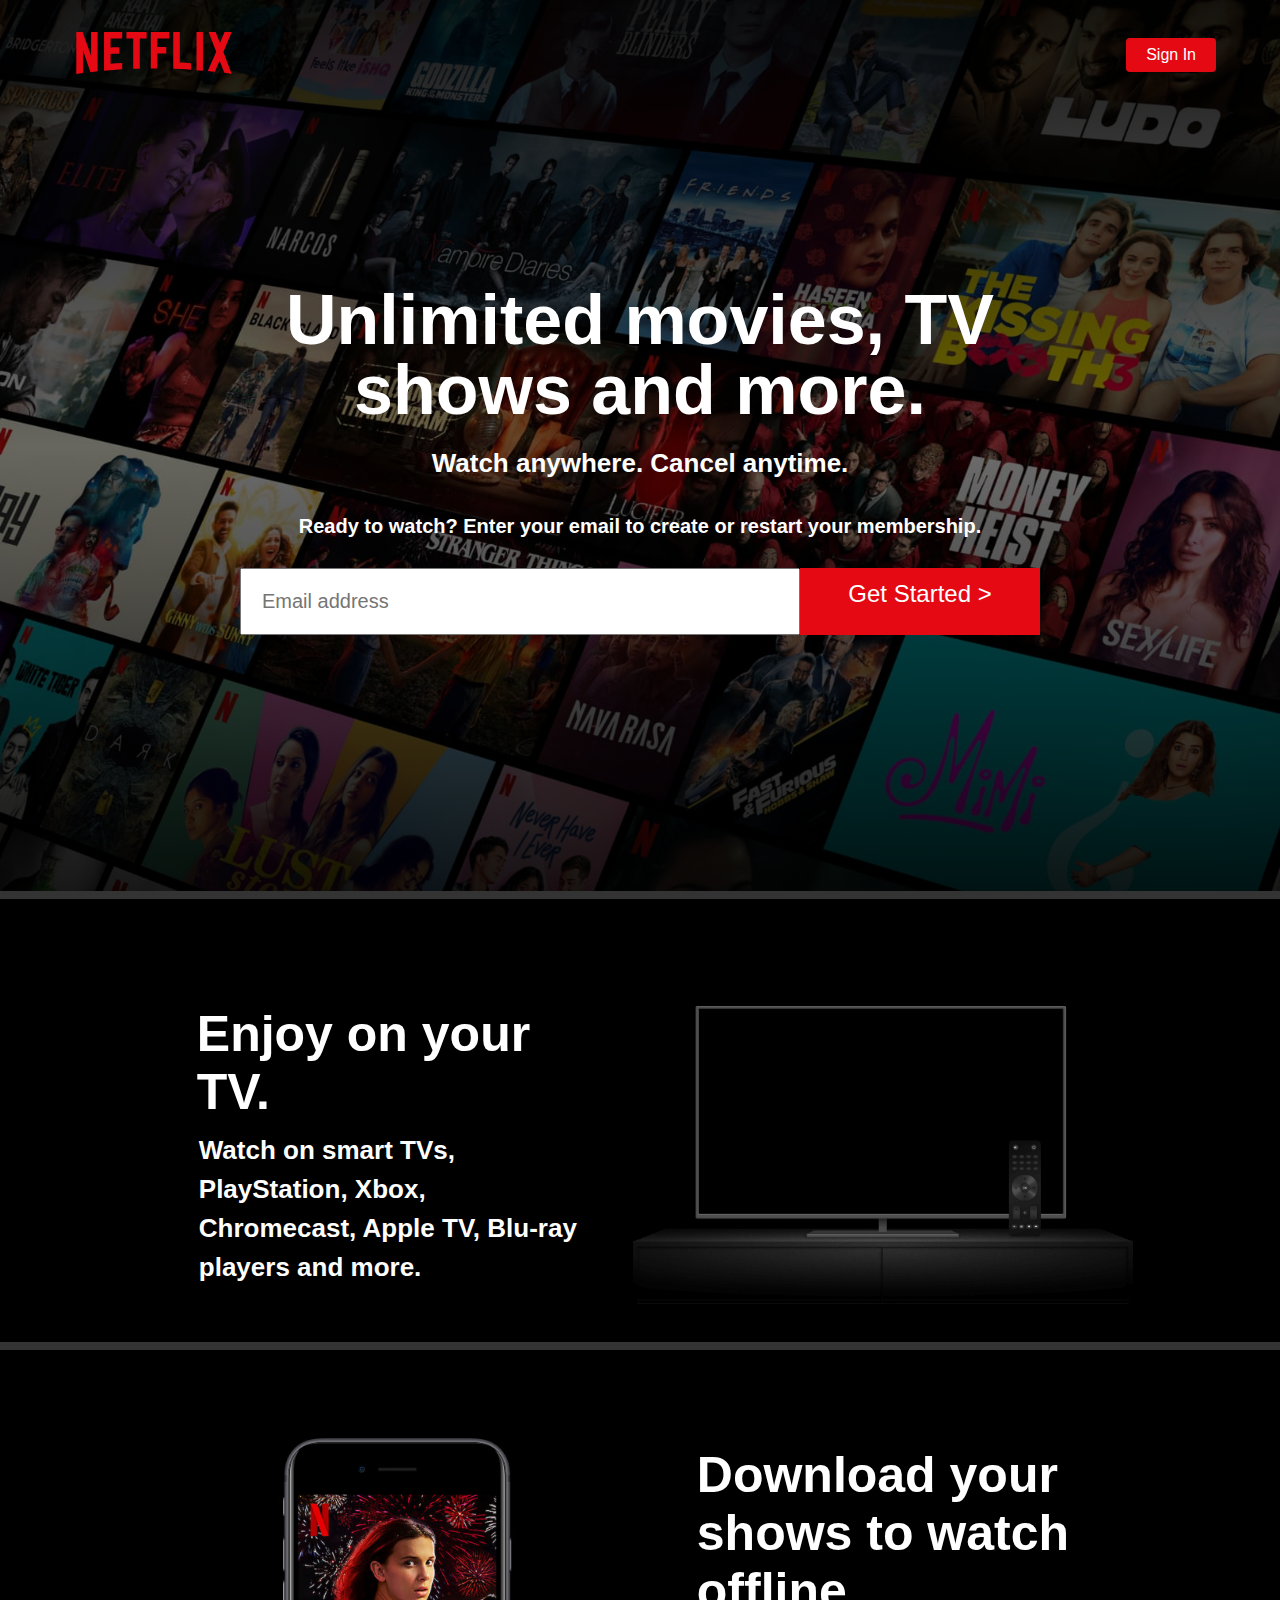
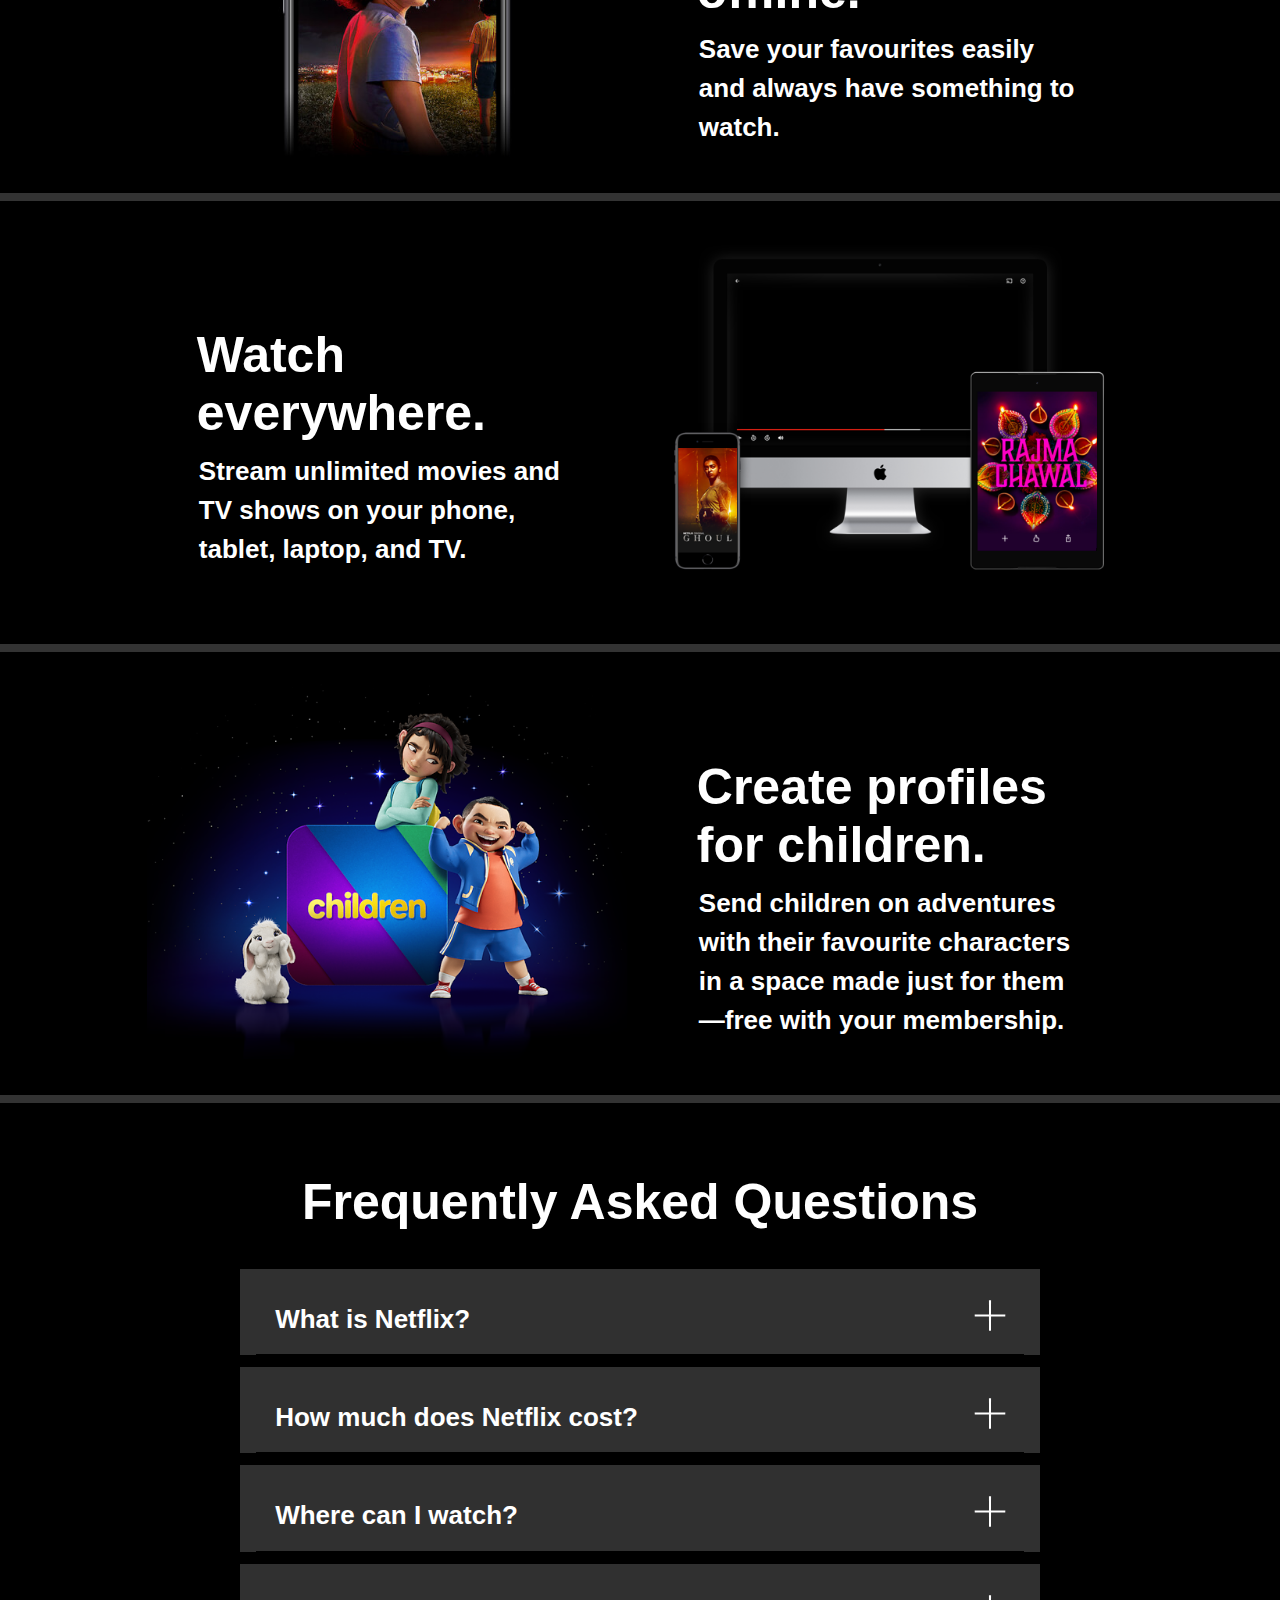
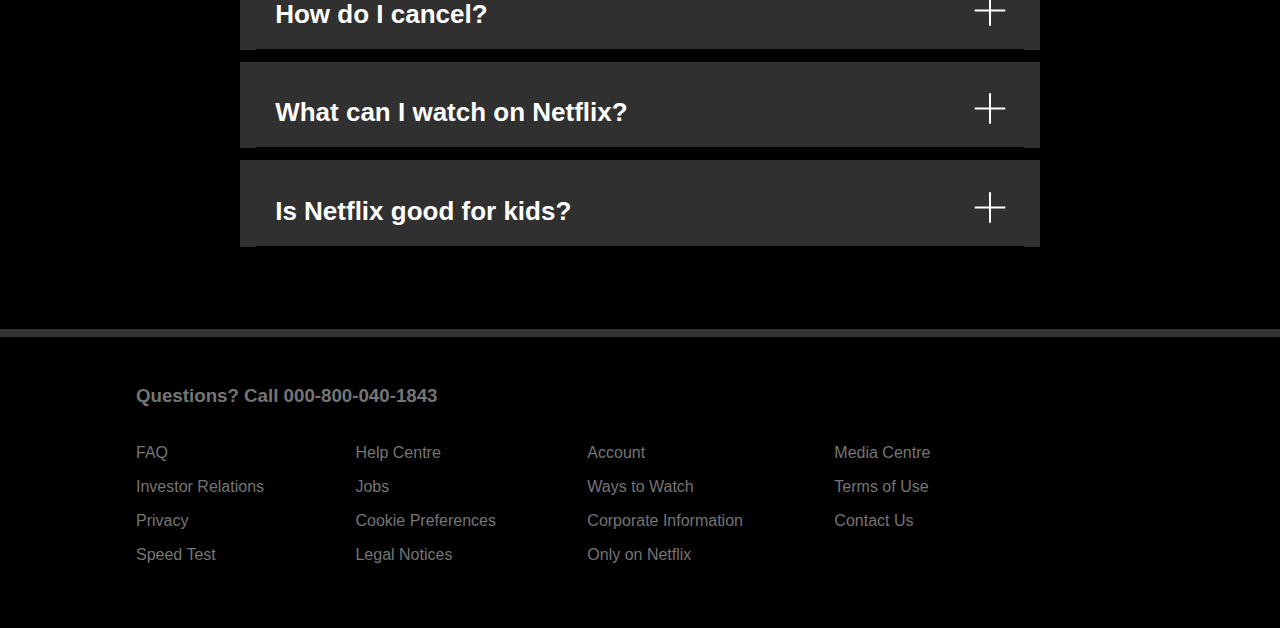
<file: index.html>
<!DOCTYPE html>
<html lang="en">

<head>
    <meta charset="UTF-8">
    <meta name="viewport" content="width=device-width, initial-scale=1.0">
    <link rel="stylesheet" href="style.css">
    <link rel="shortcut icon" href="./images/favicon.ico" type="image/x-icon">
    <title>Netflix India – Watch TV Shows Online, Watch Movies Online</title>
</head>

<body>
    <header class="header">
        <div class="header-top">
            <a href="" class="logo-link">
                <svg viewBox="0 0 111 30" id="netflix-icon">
                    <g id="netflix-logo">
                        <path
                            d="M105.06233,14.2806261 L110.999156,30 C109.249227,29.7497422 107.500234,29.4366857 105.718437,29.1554972 L102.374168,20.4686475 L98.9371075,28.4375293 C97.2499766,28.1563408 95.5928391,28.061674 93.9057081,27.8432843 L99.9372012,14.0931671 L94.4680851,-5.68434189e-14 L99.5313525,-5.68434189e-14 L102.593495,7.87421502 L105.874965,-5.68434189e-14 L110.999156,-5.68434189e-14 L105.06233,14.2806261 Z M90.4686475,-5.68434189e-14 L85.8749649,-5.68434189e-14 L85.8749649,27.2499766 C87.3746368,27.3437061 88.9371075,27.4055675 90.4686475,27.5930265 L90.4686475,-5.68434189e-14 Z M81.9055207,26.93692 C77.7186241,26.6557316 73.5307901,26.4064111 69.250164,26.3117443 L69.250164,-5.68434189e-14 L73.9366389,-5.68434189e-14 L73.9366389,21.8745899 C76.6248008,21.9373887 79.3120255,22.1557784 81.9055207,22.2804387 L81.9055207,26.93692 Z M64.2496954,10.6561065 L64.2496954,15.3435186 L57.8442216,15.3435186 L57.8442216,25.9996251 L53.2186709,25.9996251 L53.2186709,-5.68434189e-14 L66.3436123,-5.68434189e-14 L66.3436123,4.68741213 L57.8442216,4.68741213 L57.8442216,10.6561065 L64.2496954,10.6561065 Z M45.3435186,4.68741213 L45.3435186,26.2498828 C43.7810479,26.2498828 42.1876465,26.2498828 40.6561065,26.3117443 L40.6561065,4.68741213 L35.8121661,4.68741213 L35.8121661,-5.68434189e-14 L50.2183897,-5.68434189e-14 L50.2183897,4.68741213 L45.3435186,4.68741213 Z M30.749836,15.5928391 C28.687787,15.5928391 26.2498828,15.5928391 24.4999531,15.6875059 L24.4999531,22.6562939 C27.2499766,22.4678976 30,22.2495079 32.7809542,22.1557784 L32.7809542,26.6557316 L19.812541,27.6876933 L19.812541,-5.68434189e-14 L32.7809542,-5.68434189e-14 L32.7809542,4.68741213 L24.4999531,4.68741213 L24.4999531,10.9991564 C26.3126816,10.9991564 29.0936358,10.9054269 30.749836,10.9054269 L30.749836,15.5928391 Z M4.78114163,12.9684132 L4.78114163,29.3429562 C3.09401069,29.5313525 1.59340144,29.7497422 0,30 L0,-5.68434189e-14 L4.4690224,-5.68434189e-14 L10.562377,17.0315868 L10.562377,-5.68434189e-14 L15.2497891,-5.68434189e-14 L15.2497891,28.061674 C13.5935889,28.3437998 11.906458,28.4375293 10.1246602,28.6868498 L4.78114163,12.9684132 Z"
                            id="Fill"></path>
                    </g>
                </svg>
            </a>
            <a href="./SignIn.html" id="sign-in" class="link">Sign In</a>
        </div>

        <div class="header-content">
            <h1 id="header-content-title">Unlimited movies, TV<br>shows and more.</h1>
            <h2 id="header-content-subtitle">Watch anywhere. Cancel anytime.</h2>

            <div class="email-form">
                <h3 id="email-form-title">Ready to watch? Enter your email to create or restart your membership.</h3>
                <div class="email-form-input">
                    <input type="email" placeholder="Email address">
                    <a href="./SignIn.html" class="link">Get Started &gt;</a>
                </div>
            </div>
        </div>
    </header>

    <section id="jumbotron-container">
        <div class="jumbotron-element">
            <div class="jumbotron-element-text-container">
                <h2 class="jumbotron-element-title">Enjoy on your TV.</h2>
                <h3 class="jumbotron-element-subtitle">
                    Watch on smart TVs, PlayStation, Xbox, Chromecast, Apple TV, Blu-ray
                    players and more.
                </h3>
            </div>
            <div class="jumbotron-image">
                <img src="./images/tv.png" alt="">
            </div>
        </div>

        <div class="jumbotron-element">
            <div class="jumbotron-image">
                <img src="./images/mobile.jpg" alt="">
            </div>
            <div class="jumbotron-element-text-container">
                <h2 class="jumbotron-element-title">Download your shows to watch offline.</h2>
                <h3 class="jumbotron-element-subtitle">
                    Save your favourites easily and always have something to watch.
                </h3>
            </div>
        </div>

        <div class="jumbotron-element">
            <div class="jumbotron-element-text-container">
                <h2 class="jumbotron-element-title">Watch everywhere.</h2>
                <h3 class="jumbotron-element-subtitle">
                    Stream unlimited movies and TV shows on your phone, tablet, laptop, and TV.
                </h3>
            </div>
            <div class="jumbotron-image">
                <img src="./images/device-pile-in.png" alt="">
            </div>
        </div>
        <div class="jumbotron-element">
            <div class="jumbotron-image">
                <img src="./images/children.png" alt="">
            </div>
            <div class="jumbotron-element-text-container">
                <h2 class="jumbotron-element-title">Create profiles for children.</h2>
                <h3 class="jumbotron-element-subtitle">
                    Send children on adventures with their favourite characters in a space made just for them—free with
                    your membership.
                </h3>
            </div>
        </div>
    </section>

    <section id="faq">

        <h2>Frequently Asked Questions</h2>
        <div id="faq-container">

            <div class="faq-element">
                <div class="faq-element-head">
                    <h3>What is Netflix?</h3>
                    <svg viewBox="0 0 26 26" class="plus close" focusable="true">
                        <path
                            d="M10.5 9.3L1.8 0.5 0.5 1.8 9.3 10.5 0.5 19.3 1.8 20.5 10.5 11.8 19.3 20.5 20.5 19.3 11.8 10.5 20.5 1.8 19.3 0.5 10.5 9.3Z">
                        </path>
                    </svg>
                </div>
                <div class="faq-element-body">
                    <h3>Netflix is a streaming service that offers a wide variety of award-winning TV shows, movies,
                        anime, documentaries and more – on thousands of internet-connected devices.
                    </h3>
                </div>
            </div>
            <div class="faq-element">
                <div class="faq-element-head">
                    <h3>How much does Netflix cost?</h3>
                    <svg viewBox="0 0 26 26" class="plus close" focusable="true">
                        <path
                            d="M10.5 9.3L1.8 0.5 0.5 1.8 9.3 10.5 0.5 19.3 1.8 20.5 10.5 11.8 19.3 20.5 20.5 19.3 11.8 10.5 20.5 1.8 19.3 0.5 10.5 9.3Z">
                        </path>
                    </svg>
                </div>
                <div class="faq-element-body">
                    <h3>
                        Watch Netflix on your smartphone, tablet, Smart TV, laptop, or streaming device, all for one fixed monthly fee. Plans range from ₹ 199 to ₹ 799 a month. No extra costs, no contracts.
                    </h3>
                </div>
            </div>
            <div class="faq-element">
                <div class="faq-element-head">
                    <h3>Where can I watch?</h3>
                    <svg viewBox="0 0 26 26" class="plus close" focusable="true">
                        <path
                            d="M10.5 9.3L1.8 0.5 0.5 1.8 9.3 10.5 0.5 19.3 1.8 20.5 10.5 11.8 19.3 20.5 20.5 19.3 11.8 10.5 20.5 1.8 19.3 0.5 10.5 9.3Z">
                        </path>
                    </svg>
                </div>
                <div class="faq-element-body">
                    <h3>
                        Watch anywhere, anytime, on an unlimited number of devices. Sign in with your Netflix account to watch instantly on the web at netflix.com from your personal computer or on any internet-connected device that offers the Netflix app, including smart TVs, smartphones, tablets, streaming media players and game consoles.
                        <br>
                        <br>
                        You can also download your favourite shows with the iOS, Android, or Windows 10 app. Use downloads to watch while you're on the go and without an internet connection. Take Netflix with you anywhere.
                    </h3>
                </div>
            </div>

            <div class="faq-element">
                <div class="faq-element-head">
                    <h3>How do I cancel?</h3>
                    <svg viewBox="0 0 26 26" class="plus close" focusable="true">
                        <path
                            d="M10.5 9.3L1.8 0.5 0.5 1.8 9.3 10.5 0.5 19.3 1.8 20.5 10.5 11.8 19.3 20.5 20.5 19.3 11.8 10.5 20.5 1.8 19.3 0.5 10.5 9.3Z">
                        </path>
                    </svg>
                </div>
                <div class="faq-element-body">
                    <h3>
                        Netflix is flexible. There are no annoying contracts and no commitments. You can easily cancel your account online in two clicks. There are no cancellation fees – start or stop your account anytime.
                    </h3>
                </div>
            </div>
            <div class="faq-element">
                <div class="faq-element-head">
                    <h3>What can I watch on Netflix?</h3>
                    <svg viewBox="0 0 26 26" class="plus close" focusable="true">
                        <path
                            d="M10.5 9.3L1.8 0.5 0.5 1.8 9.3 10.5 0.5 19.3 1.8 20.5 10.5 11.8 19.3 20.5 20.5 19.3 11.8 10.5 20.5 1.8 19.3 0.5 10.5 9.3Z">
                        </path>
                    </svg>
                </div>
                <div class="faq-element-body">
                    <h3>
                        Netflix has an extensive library of feature films, documentaries, TV shows, anime, award-winning Netflix originals, and more. Watch as much as you want, anytime you want.
                    </h3>
                </div>
            </div>
            <div class="faq-element">
                <div class="faq-element-head">
                    <h3>Is Netflix good for kids?</h3>
                    <svg viewBox="0 0 26 26" class="plus close" focusable="true">
                        <path
                            d="M10.5 9.3L1.8 0.5 0.5 1.8 9.3 10.5 0.5 19.3 1.8 20.5 10.5 11.8 19.3 20.5 20.5 19.3 11.8 10.5 20.5 1.8 19.3 0.5 10.5 9.3Z">
                        </path>
                    </svg>
                </div>
                <div class="faq-element-body">
                    <h3>
                        The Netflix Kids experience is included in your membership to give parents control while kids enjoy family-friendly TV shows and films in their own space.
                        <br>
                        <br>
                        Kids profiles come with PIN-protected parental controls that let you restrict the maturity rating of content kids can watch and block specific titles you don’t want kids to see.
                    </h3>
                </div>
            </div>

        </div>
    </section>

    <footer>
        <div class="footer-links-container">
            
            <h3 class="footer-title">Questions? Call <a class="footer-title-link" href="tel:000-800-040-1843">000-800-040-1843</a></h3>
            
            <div class="footer-body">
                <ul class="footer-body-item">
                    <li class="footer-list-item"><a href="">FAQ</a></li>
                    <li class="footer-list-item"><a href="">Investor Relations</a></li>
                    <li class="footer-list-item"><a href="">Privacy</a></li>
                    <li class="footer-list-item"><a href="">Speed Test</a></li>
                </ul>
                <ul class="footer-body-item">
                    <li class="footer-list-item"><a href="">Help Centre</a></li>
                    <li class="footer-list-item"><a href="">Jobs</a></li>
                    <li class="footer-list-item"><a href="">Cookie Preferences</a></li>
                    <li class="footer-list-item"><a href="">Legal Notices</a></li>
                </ul>
                <ul class="footer-body-item">
                    <li class="footer-list-item"><a href="">Account</a></li>
                    <li class="footer-list-item"><a href="">Ways to Watch</a></li>
                    <li class="footer-list-item"><a href="">Corporate Information</a></li>
                    <li class="footer-list-item"><a href="">Only on Netflix</a></li>
                </ul>
                <ul class="footer-body-item">
                    <li class="footer-list-item"><a href="">Media Centre</a></li>
                    <li class="footer-list-item"><a href="">Terms of Use</a></li>
                    <li class="footer-list-item"><a href="">Contact Us</a></li>
                </ul>
            </div>
        </div>
    </footer>

    <script src="./main.js"></script>


</body>

</html>
</file>
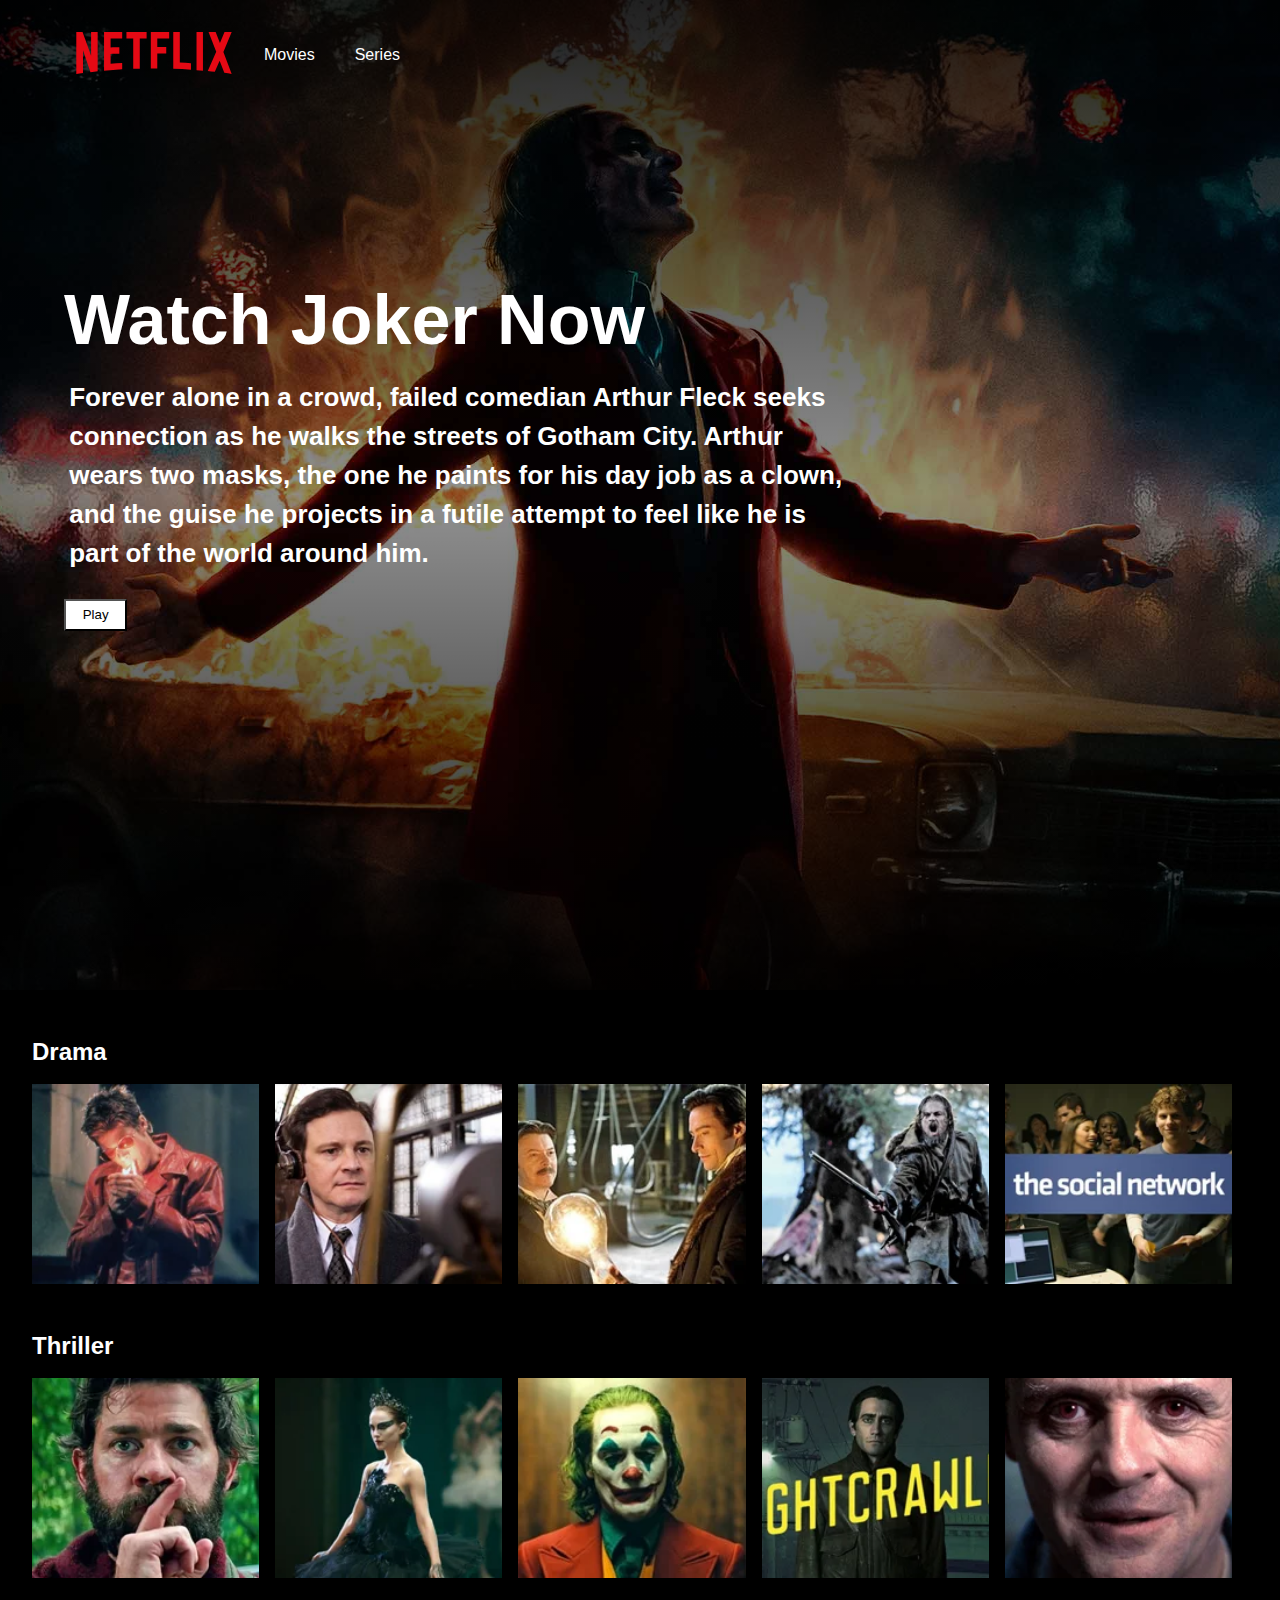
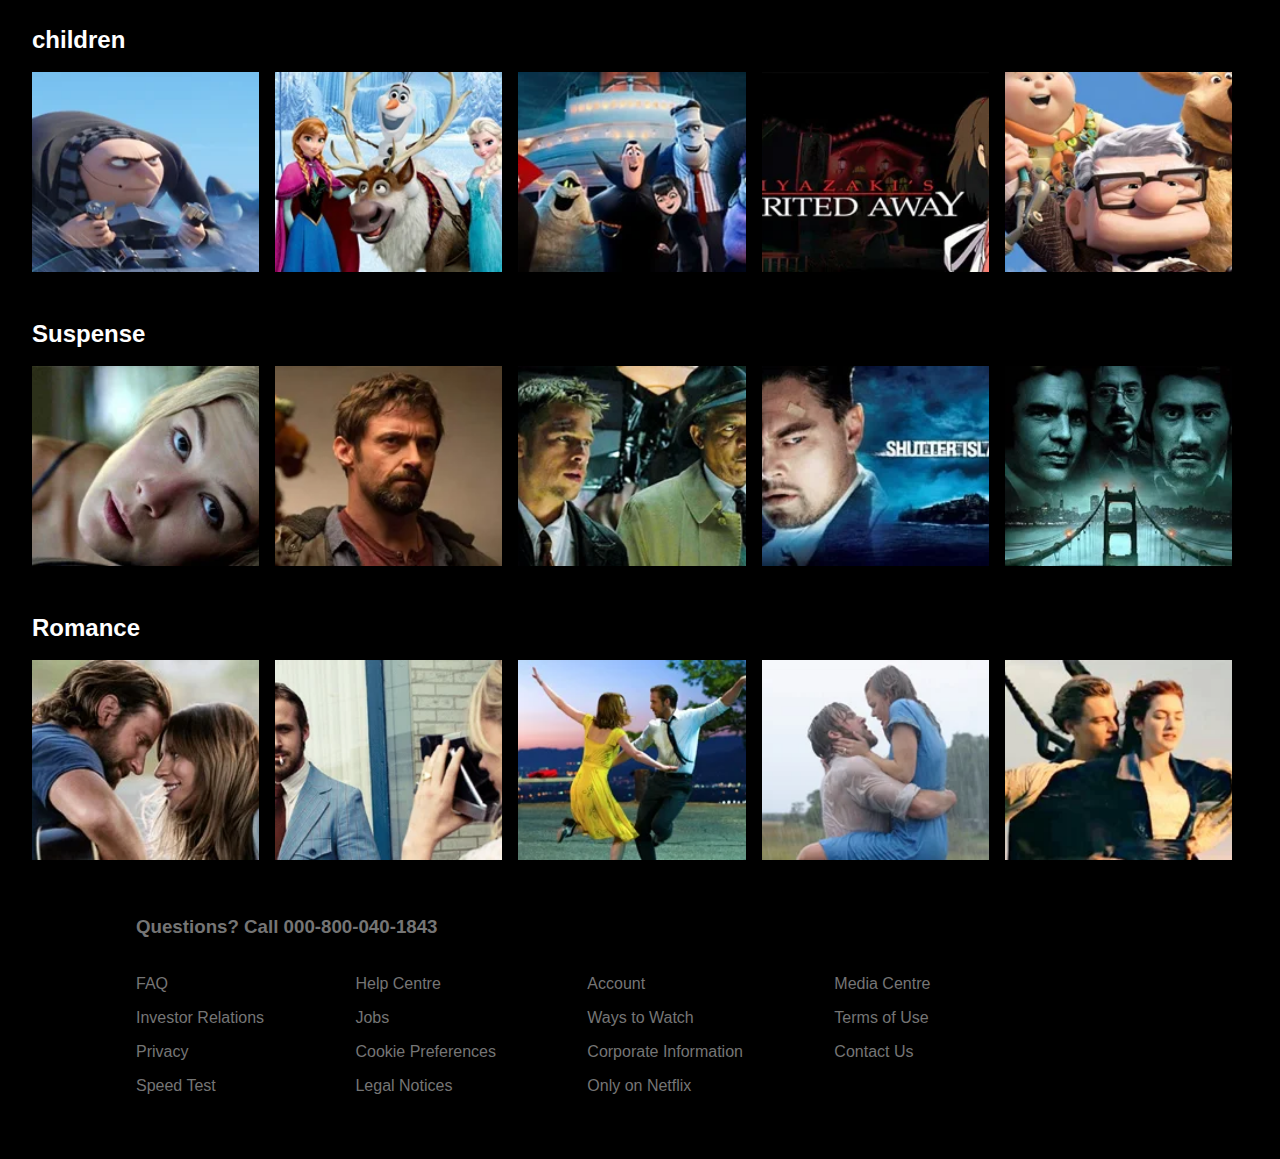
<file: browse.html>
<!DOCTYPE html>
<html lang="en">
<head>
    <meta charset="UTF-8">
    <meta http-equiv="X-UA-Compatible" content="IE=edge">
    <meta name="viewport" content="width=device-width, initial-scale=1.0">
    <link rel="stylesheet" href="./browse.css">
    <link rel="shortcut icon" href="./images/favicon.ico" type="image/x-icon">
    <title>Netflix India – Watch TV Shows Online, Watch Movies Online</title>

</head>
<body>
    <div id="overlay"></div>
    <video src="./images/NetflixVideo.mp4" controls id="vid"></video>
    <header class="header">
        <div class="header-top">
            <a href="" class="logo-link">
                <svg viewBox="0 0 111 30" id="netflix-icon">
                    <g id="netflix-logo">
                        <path
                            d="M105.06233,14.2806261 L110.999156,30 C109.249227,29.7497422 107.500234,29.4366857 105.718437,29.1554972 L102.374168,20.4686475 L98.9371075,28.4375293 C97.2499766,28.1563408 95.5928391,28.061674 93.9057081,27.8432843 L99.9372012,14.0931671 L94.4680851,-5.68434189e-14 L99.5313525,-5.68434189e-14 L102.593495,7.87421502 L105.874965,-5.68434189e-14 L110.999156,-5.68434189e-14 L105.06233,14.2806261 Z M90.4686475,-5.68434189e-14 L85.8749649,-5.68434189e-14 L85.8749649,27.2499766 C87.3746368,27.3437061 88.9371075,27.4055675 90.4686475,27.5930265 L90.4686475,-5.68434189e-14 Z M81.9055207,26.93692 C77.7186241,26.6557316 73.5307901,26.4064111 69.250164,26.3117443 L69.250164,-5.68434189e-14 L73.9366389,-5.68434189e-14 L73.9366389,21.8745899 C76.6248008,21.9373887 79.3120255,22.1557784 81.9055207,22.2804387 L81.9055207,26.93692 Z M64.2496954,10.6561065 L64.2496954,15.3435186 L57.8442216,15.3435186 L57.8442216,25.9996251 L53.2186709,25.9996251 L53.2186709,-5.68434189e-14 L66.3436123,-5.68434189e-14 L66.3436123,4.68741213 L57.8442216,4.68741213 L57.8442216,10.6561065 L64.2496954,10.6561065 Z M45.3435186,4.68741213 L45.3435186,26.2498828 C43.7810479,26.2498828 42.1876465,26.2498828 40.6561065,26.3117443 L40.6561065,4.68741213 L35.8121661,4.68741213 L35.8121661,-5.68434189e-14 L50.2183897,-5.68434189e-14 L50.2183897,4.68741213 L45.3435186,4.68741213 Z M30.749836,15.5928391 C28.687787,15.5928391 26.2498828,15.5928391 24.4999531,15.6875059 L24.4999531,22.6562939 C27.2499766,22.4678976 30,22.2495079 32.7809542,22.1557784 L32.7809542,26.6557316 L19.812541,27.6876933 L19.812541,-5.68434189e-14 L32.7809542,-5.68434189e-14 L32.7809542,4.68741213 L24.4999531,4.68741213 L24.4999531,10.9991564 C26.3126816,10.9991564 29.0936358,10.9054269 30.749836,10.9054269 L30.749836,15.5928391 Z M4.78114163,12.9684132 L4.78114163,29.3429562 C3.09401069,29.5313525 1.59340144,29.7497422 0,30 L0,-5.68434189e-14 L4.4690224,-5.68434189e-14 L10.562377,17.0315868 L10.562377,-5.68434189e-14 L15.2497891,-5.68434189e-14 L15.2497891,28.061674 C13.5935889,28.3437998 11.906458,28.4375293 10.1246602,28.6868498 L4.78114163,12.9684132 Z"
                            id="Fill"></path>
                    </g>
                </svg>
            </a>
            <a href="" id="sign-in" class="link">Movies</a>
            <a href="" id="sign-in" class="link">Series</a>
        </div>

        <div class="header-content">
            <h1 id="header-content-title">Watch Joker Now</h1>
            <h3 id="header-content-subtitle">
                Forever alone in a crowd, failed comedian Arthur Fleck seeks
                connection as he walks the streets of Gotham City. Arthur wears two
                masks, the one he paints for his day job as a clown, and the guise
                he projects in a futile attempt to feel like he is part of the world
                around him.
            </h3>
            <input type="button" value="Play" class="play-btn" id="play-btn">

            
            </div>
        </div>
    </header>
    <section class="Movie-cards-container">
        <div class="movie-card-genre-container">
            <h2 class="genre-title">Drama</h2>
            <div class="movie-card-genre">
                <div class="genre Drama1"></div>
                <div class="genre Drama2"></div>
                <div class="genre Drama3"></div>
                <div class="genre Drama4"></div>
                <div class="genre Drama5"></div>
            </div>
        </div>
        <div class="movie-card-genre-container">
            <h2 class="genre-title">Thriller</h2>
            <div class="movie-card-genre">
                <div class="genre Thriller1"></div>
                <div class="genre Thriller2"></div>
                <div class="genre Thriller3"></div>
                <div class="genre Thriller4"></div>
                <div class="genre Thriller5"></div>
            </div>
        </div>
        <div class="movie-card-genre-container">
            <h2 class="genre-title">children</h2>
            <div class="movie-card-genre">
                <div class="genre children1"></div>
                <div class="genre children2"></div>
                <div class="genre children3"></div>
                <div class="genre children4"></div>
                <div class="genre children5"></div>
            </div>
        </div>
        <div class="movie-card-genre-container">
            <h2 class="genre-title">Suspense</h2>
            <div class="movie-card-genre">
                <div class="genre Suspense1"></div>
                <div class="genre Suspense2"></div>
                <div class="genre Suspense3"></div>
                <div class="genre Suspense4"></div>
                <div class="genre Suspense5"></div>
            </div>
        </div>
        <div class="movie-card-genre-container">
            <h2 class="genre-title">Romance</h2>
            <div class="movie-card-genre">
                <div class="genre Romance1"></div>
                <div class="genre Romance2"></div>
                <div class="genre Romance3"></div>
                <div class="genre Romance4"></div>
                <div class="genre Romance5"></div>
            </div>
        </div>

        

    </section>
    <footer>
        <div class="footer-links-container">
            
            <h3 class="footer-title">Questions? Call <a class="footer-title-link" href="tel:000-800-040-1843">000-800-040-1843</a></h3>
            
            <div class="footer-body">
                <ul class="footer-body-item">
                    <li class="footer-list-item"><a href="">FAQ</a></li>
                    <li class="footer-list-item"><a href="">Investor Relations</a></li>
                    <li class="footer-list-item"><a href="">Privacy</a></li>
                    <li class="footer-list-item"><a href="">Speed Test</a></li>
                </ul>
                <ul class="footer-body-item">
                    <li class="footer-list-item"><a href="">Help Centre</a></li>
                    <li class="footer-list-item"><a href="">Jobs</a></li>
                    <li class="footer-list-item"><a href="">Cookie Preferences</a></li>
                    <li class="footer-list-item"><a href="">Legal Notices</a></li>
                </ul>
                <ul class="footer-body-item">
                    <li class="footer-list-item"><a href="">Account</a></li>
                    <li class="footer-list-item"><a href="">Ways to Watch</a></li>
                    <li class="footer-list-item"><a href="">Corporate Information</a></li>
                    <li class="footer-list-item"><a href="">Only on Netflix</a></li>
                </ul>
                <ul class="footer-body-item">
                    <li class="footer-list-item"><a href="">Media Centre</a></li>
                    <li class="footer-list-item"><a href="">Terms of Use</a></li>
                    <li class="footer-list-item"><a href="">Contact Us</a></li>
                </ul>
            </div>
        </div>
    </footer>
    <script src="./browse.js"></script>
</body>
</html>
</file>
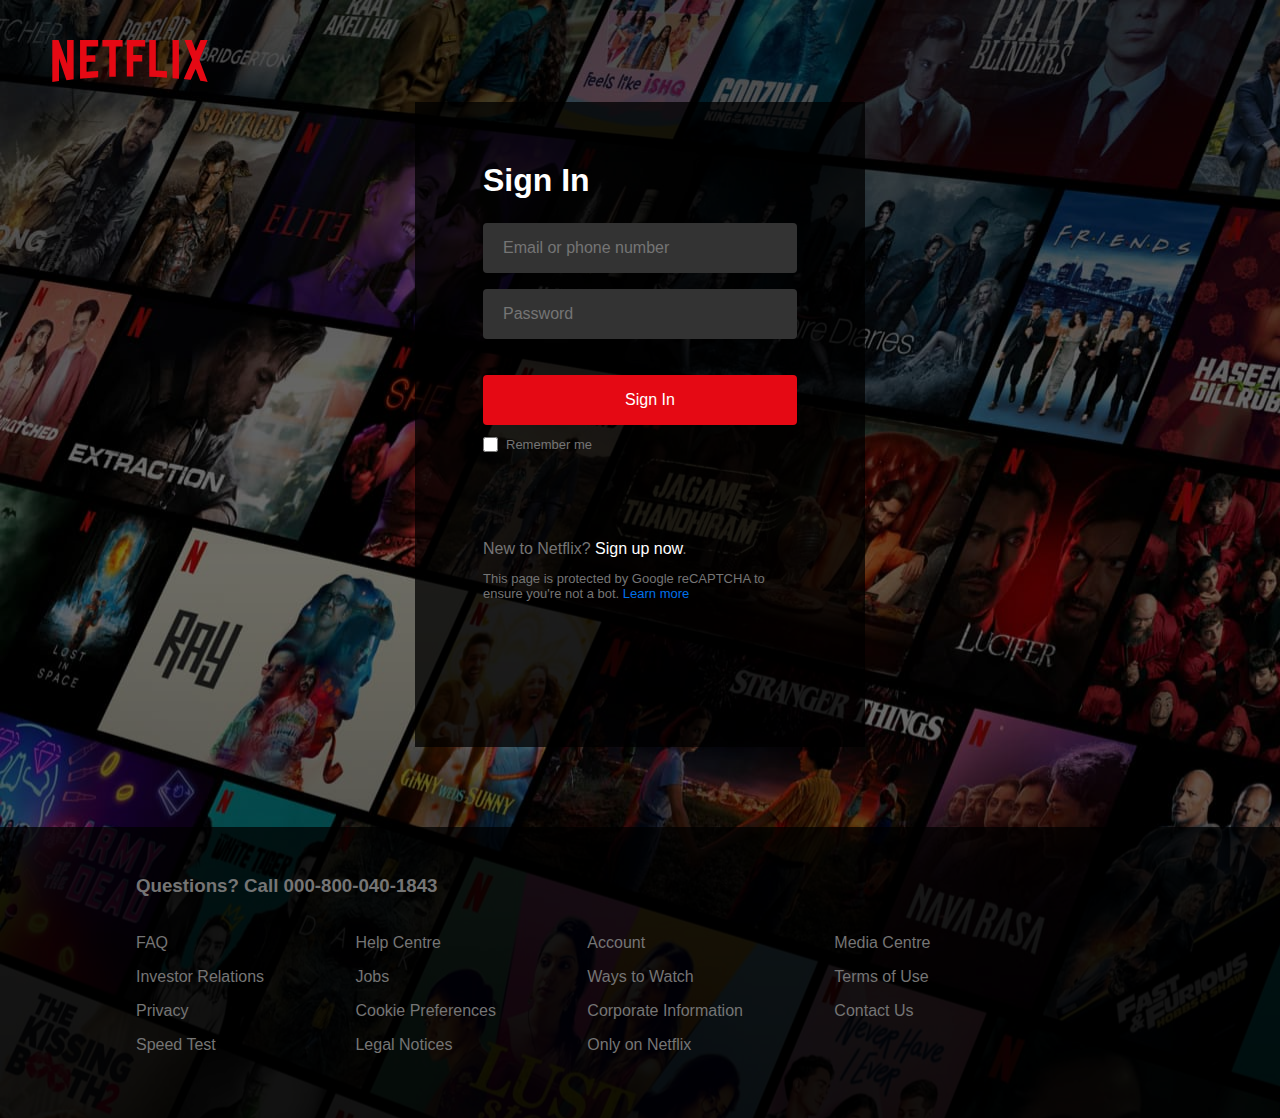
<file: SignIn.html>
<!DOCTYPE html>
<html lang="en">
<head>
    <meta charset="UTF-8">
    <meta http-equiv="X-UA-Compatible" content="IE=edge">
    <meta name="viewport" content="width=device-width, initial-scale=1.0">
    <link rel="stylesheet" href="./Sign.css">
    <link rel="shortcut icon" href="./images/favicon.ico" type="image/x-icon">
    <title>Netflix</title>
</head>
<body>
    <div class="content">
        <div class="header-top">
            <a href="./index.html" class="logo-link">
                <svg viewBox="0 0 111 30" id="netflix-icon">
                    <g id="netflix-logo">
                        <path
                            d="M105.06233,14.2806261 L110.999156,30 C109.249227,29.7497422 107.500234,29.4366857 105.718437,29.1554972 L102.374168,20.4686475 L98.9371075,28.4375293 C97.2499766,28.1563408 95.5928391,28.061674 93.9057081,27.8432843 L99.9372012,14.0931671 L94.4680851,-5.68434189e-14 L99.5313525,-5.68434189e-14 L102.593495,7.87421502 L105.874965,-5.68434189e-14 L110.999156,-5.68434189e-14 L105.06233,14.2806261 Z M90.4686475,-5.68434189e-14 L85.8749649,-5.68434189e-14 L85.8749649,27.2499766 C87.3746368,27.3437061 88.9371075,27.4055675 90.4686475,27.5930265 L90.4686475,-5.68434189e-14 Z M81.9055207,26.93692 C77.7186241,26.6557316 73.5307901,26.4064111 69.250164,26.3117443 L69.250164,-5.68434189e-14 L73.9366389,-5.68434189e-14 L73.9366389,21.8745899 C76.6248008,21.9373887 79.3120255,22.1557784 81.9055207,22.2804387 L81.9055207,26.93692 Z M64.2496954,10.6561065 L64.2496954,15.3435186 L57.8442216,15.3435186 L57.8442216,25.9996251 L53.2186709,25.9996251 L53.2186709,-5.68434189e-14 L66.3436123,-5.68434189e-14 L66.3436123,4.68741213 L57.8442216,4.68741213 L57.8442216,10.6561065 L64.2496954,10.6561065 Z M45.3435186,4.68741213 L45.3435186,26.2498828 C43.7810479,26.2498828 42.1876465,26.2498828 40.6561065,26.3117443 L40.6561065,4.68741213 L35.8121661,4.68741213 L35.8121661,-5.68434189e-14 L50.2183897,-5.68434189e-14 L50.2183897,4.68741213 L45.3435186,4.68741213 Z M30.749836,15.5928391 C28.687787,15.5928391 26.2498828,15.5928391 24.4999531,15.6875059 L24.4999531,22.6562939 C27.2499766,22.4678976 30,22.2495079 32.7809542,22.1557784 L32.7809542,26.6557316 L19.812541,27.6876933 L19.812541,-5.68434189e-14 L32.7809542,-5.68434189e-14 L32.7809542,4.68741213 L24.4999531,4.68741213 L24.4999531,10.9991564 C26.3126816,10.9991564 29.0936358,10.9054269 30.749836,10.9054269 L30.749836,15.5928391 Z M4.78114163,12.9684132 L4.78114163,29.3429562 C3.09401069,29.5313525 1.59340144,29.7497422 0,30 L0,-5.68434189e-14 L4.4690224,-5.68434189e-14 L10.562377,17.0315868 L10.562377,-5.68434189e-14 L15.2497891,-5.68434189e-14 L15.2497891,28.061674 C13.5935889,28.3437998 11.906458,28.4375293 10.1246602,28.6868498 L4.78114163,12.9684132 Z"
                            id="Fill"></path>
                    </g>
                </svg>
            </a>
        </div>
        <div class="body-container">
            <div class="body">
                <h1>Sign In</h1>
                <input type="text" placeholder="Email or phone number" required>
                <input type="password" placeholder="Password" required>
                <a href="./browse.html" id="sign-in">   
                    <input type="button" value="Sign In" class="button">
                </a>
                <div class="checkbox">
                    <input type="checkbox" name="Remember-me" id="Remember-me">
                    Remember me
                </div>
                <div class="sign-up">
                    New to Netflix? <a href="./SignUp.html">Sign up now</a>.
                </div>
                <div class="captcha">
                    This page is protected by Google reCAPTCHA to ensure you're not a bot. <a href="">Learn&nbsp;more</a>
                </div>
            </div>
        </div>
        <footer>
            <div class="footer-links-container">
                
                <h3 class="footer-title">Questions? Call <a class="footer-title-link" href="tel:000-800-040-1843">000-800-040-1843</a></h3>
                
                <div class="footer-body">
                    <ul class="footer-body-item">
                        <li class="footer-list-item"><a href="">FAQ</a></li>
                        <li class="footer-list-item"><a href="">Investor Relations</a></li>
                        <li class="footer-list-item"><a href="">Privacy</a></li>
                        <li class="footer-list-item"><a href="">Speed Test</a></li>
                    </ul>
                    <ul class="footer-body-item">
                        <li class="footer-list-item"><a href="">Help Centre</a></li>
                        <li class="footer-list-item"><a href="">Jobs</a></li>
                        <li class="footer-list-item"><a href="">Cookie Preferences</a></li>
                        <li class="footer-list-item"><a href="">Legal Notices</a></li>
                    </ul>
                    <ul class="footer-body-item">
                        <li class="footer-list-item"><a href="">Account</a></li>
                        <li class="footer-list-item"><a href="">Ways to Watch</a></li>
                        <li class="footer-list-item"><a href="">Corporate Information</a></li>
                        <li class="footer-list-item"><a href="">Only on Netflix</a></li>
                    </ul>
                    <ul class="footer-body-item">
                        <li class="footer-list-item"><a href="">Media Centre</a></li>
                        <li class="footer-list-item"><a href="">Terms of Use</a></li>
                        <li class="footer-list-item"><a href="">Contact Us</a></li>
                    </ul>
                </div>
            </div>
        </footer>
    </div>
    <script src="./sign.js"></script>
</body>
</html>
</file>
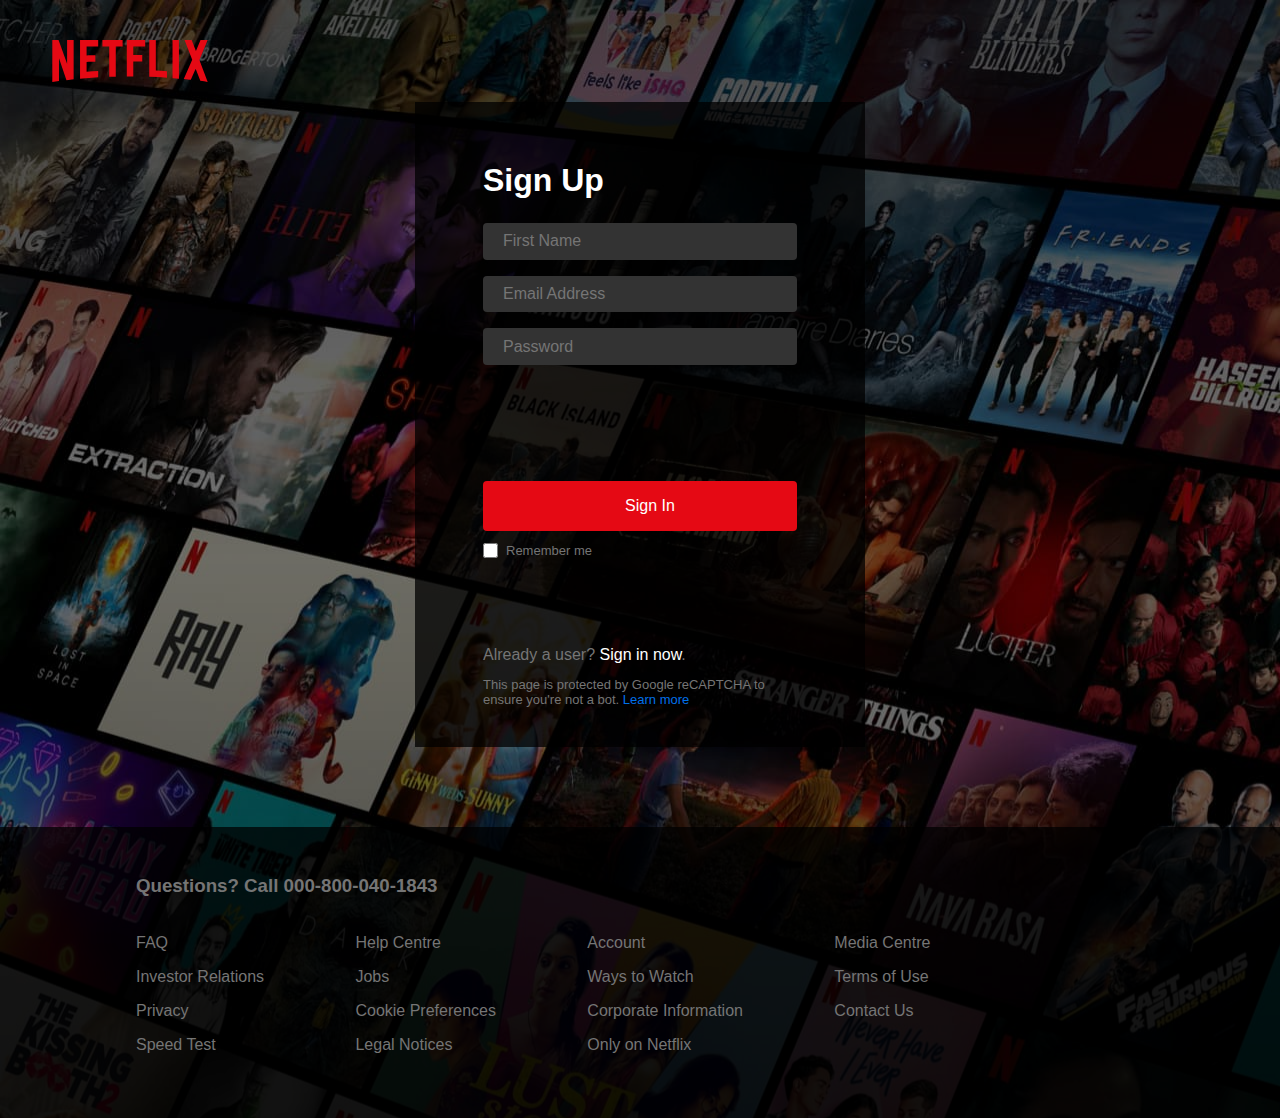
<file: SignUp.html>
<!DOCTYPE html>
<html lang="en">
<head>
    <meta charset="UTF-8">
    <meta http-equiv="X-UA-Compatible" content="IE=edge">
    <meta name="viewport" content="width=device-width, initial-scale=1.0">
    <link rel="stylesheet" href="./Sign.css">
    <link rel="shortcut icon" href="./images/favicon.ico" type="image/x-icon">
    <title>Netflix</title>
</head>
<body>
    <div class="content">
        <div class="header-top">
            <a href="./index.html" class="logo-link">
                <svg viewBox="0 0 111 30" id="netflix-icon">
                    <g id="netflix-logo">
                        <path
                            d="M105.06233,14.2806261 L110.999156,30 C109.249227,29.7497422 107.500234,29.4366857 105.718437,29.1554972 L102.374168,20.4686475 L98.9371075,28.4375293 C97.2499766,28.1563408 95.5928391,28.061674 93.9057081,27.8432843 L99.9372012,14.0931671 L94.4680851,-5.68434189e-14 L99.5313525,-5.68434189e-14 L102.593495,7.87421502 L105.874965,-5.68434189e-14 L110.999156,-5.68434189e-14 L105.06233,14.2806261 Z M90.4686475,-5.68434189e-14 L85.8749649,-5.68434189e-14 L85.8749649,27.2499766 C87.3746368,27.3437061 88.9371075,27.4055675 90.4686475,27.5930265 L90.4686475,-5.68434189e-14 Z M81.9055207,26.93692 C77.7186241,26.6557316 73.5307901,26.4064111 69.250164,26.3117443 L69.250164,-5.68434189e-14 L73.9366389,-5.68434189e-14 L73.9366389,21.8745899 C76.6248008,21.9373887 79.3120255,22.1557784 81.9055207,22.2804387 L81.9055207,26.93692 Z M64.2496954,10.6561065 L64.2496954,15.3435186 L57.8442216,15.3435186 L57.8442216,25.9996251 L53.2186709,25.9996251 L53.2186709,-5.68434189e-14 L66.3436123,-5.68434189e-14 L66.3436123,4.68741213 L57.8442216,4.68741213 L57.8442216,10.6561065 L64.2496954,10.6561065 Z M45.3435186,4.68741213 L45.3435186,26.2498828 C43.7810479,26.2498828 42.1876465,26.2498828 40.6561065,26.3117443 L40.6561065,4.68741213 L35.8121661,4.68741213 L35.8121661,-5.68434189e-14 L50.2183897,-5.68434189e-14 L50.2183897,4.68741213 L45.3435186,4.68741213 Z M30.749836,15.5928391 C28.687787,15.5928391 26.2498828,15.5928391 24.4999531,15.6875059 L24.4999531,22.6562939 C27.2499766,22.4678976 30,22.2495079 32.7809542,22.1557784 L32.7809542,26.6557316 L19.812541,27.6876933 L19.812541,-5.68434189e-14 L32.7809542,-5.68434189e-14 L32.7809542,4.68741213 L24.4999531,4.68741213 L24.4999531,10.9991564 C26.3126816,10.9991564 29.0936358,10.9054269 30.749836,10.9054269 L30.749836,15.5928391 Z M4.78114163,12.9684132 L4.78114163,29.3429562 C3.09401069,29.5313525 1.59340144,29.7497422 0,30 L0,-5.68434189e-14 L4.4690224,-5.68434189e-14 L10.562377,17.0315868 L10.562377,-5.68434189e-14 L15.2497891,-5.68434189e-14 L15.2497891,28.061674 C13.5935889,28.3437998 11.906458,28.4375293 10.1246602,28.6868498 L4.78114163,12.9684132 Z"
                            id="Fill"></path>
                    </g>
                </svg>
            </a>
        </div>
        <div class="body-container">
            <div class="body">
                <h1>Sign Up</h1>
                <input type="text" name="" id="Name" placeholder="First Name">
                <input type="text" placeholder="Email Address" required>
                <input type="password" placeholder="Password" required>
                <a href="./browse.html" class="sign-up">    
                    <input type="button" value="Sign In" class="button" onclick="">
                </a>
                <div class="checkbox">
                    <input type="checkbox" name="Remember-me" id="Remember-me">
                    Remember me
                </div>
                <div class="sign-up">
                    Already a user? <a href="./SignIn.html">Sign in now</a>.
                </div>
                <div class="captcha">
                    This page is protected by Google reCAPTCHA to ensure you're not a bot. <a href="">Learn&nbsp;more</a>
                </div>
            </div>
        </div>
        <footer>
            <div class="footer-links-container">
                
                <h3 class="footer-title">Questions? Call <a class="footer-title-link" href="tel:000-800-040-1843">000-800-040-1843</a></h3>
                
                <div class="footer-body">
                    <ul class="footer-body-item">
                        <li class="footer-list-item"><a href="">FAQ</a></li>
                        <li class="footer-list-item"><a href="">Investor Relations</a></li>
                        <li class="footer-list-item"><a href="">Privacy</a></li>
                        <li class="footer-list-item"><a href="">Speed Test</a></li>
                    </ul>
                    <ul class="footer-body-item">
                        <li class="footer-list-item"><a href="">Help Centre</a></li>
                        <li class="footer-list-item"><a href="">Jobs</a></li>
                        <li class="footer-list-item"><a href="">Cookie Preferences</a></li>
                        <li class="footer-list-item"><a href="">Legal Notices</a></li>
                    </ul>
                    <ul class="footer-body-item">
                        <li class="footer-list-item"><a href="">Account</a></li>
                        <li class="footer-list-item"><a href="">Ways to Watch</a></li>
                        <li class="footer-list-item"><a href="">Corporate Information</a></li>
                        <li class="footer-list-item"><a href="">Only on Netflix</a></li>
                    </ul>
                    <ul class="footer-body-item">
                        <li class="footer-list-item"><a href="">Media Centre</a></li>
                        <li class="footer-list-item"><a href="">Terms of Use</a></li>
                        <li class="footer-list-item"><a href="">Contact Us</a></li>
                    </ul>
                </div>
            </div>
        </footer>
    </div>
    <script src="./sign.js"></script>
</body>
</html>
</file>
<file: style.css>
:root {
    --red: #e50914;
    --white: #ffffff;
    --font-size-h1: 70px;
    --font-size-h2: 26px;
    --font-size-h3: 20px;

    --gray: #303030;
    --text-gray: #757575;
}

* {
    margin: 0;
    padding: 0;
    box-sizing: border-box;
    font-family: sans-serif;
    text-align: center;
    line-height: normal;
    color: var(--white);
}
html, 
body {
    height: 100%;
    width: 100%;
}
body {
    background-color: #333333;
}

a {
    text-decoration: none;
    border-radius: 0.25rem;
}
.link {
    background: var(--red);
    padding: 0.5em 1.25em;
}
img {
    width: 500px;
}
ul {
    list-style: none;
}
/* Header start */
header {
    background: linear-gradient(#000000df, #0000006e, #000000df), url(./images/Section1-background-large.jpg) no-repeat center center/cover;
    height: 99vh;
}
.logo-link {
    margin-right: auto;
}
#netflix-icon {
    width: 180px;
    height: 42px;
    fill: var(--red);
}

.header-top {
    width: 90%;
    margin: 0 auto;

    display: flex;
    align-items: center;

    padding: 2em 0;
}

#header-content-title {
    font-size: var(--font-size-h1);
    line-height: 1em;
    margin-top: 2.5em;
    margin-bottom: 0.25em;
}
#header-content-subtitle {
    font-size: var(--font-size-h2);
    padding: 0.2em;
    padding-bottom: 1em;
}

.email-form {
    display: flex;
    flex-direction: column;
    align-items: center;
    justify-content: center;
}
#email-form-title {
    font-size: var(--font-size-h3);
    padding: 0.5em;
    padding-bottom: 1.5em;
}

.email-form-input{
    width: 100%;
    max-width: 800px;
    display: flex;
    justify-content: center;
}

.email-form-input input {
    width: 70%;
    text-align: left;
    padding: 1em;
    font-size: 20px;
    color: #000000;
}
.email-form-input a {
    border-radius: 0;
    width: 30%;
    font-size: 24px;
    padding: auto;
}




/* Header end */

/* Section Jumbotron */

.jumbotron-element {
    margin-top: 0.5em;
    background-color: black;
    width: 100%;
    display: flex;
    justify-content: center;
    align-items: center;

    padding: 2em;
}
.jumbotron-element-text-container {
    width: 40%;
    max-width: 600px;
}

.jumbotron-element-text-container * {
    text-align: left;
    margin:0 2em;
}

.jumbotron-element-title {
    font-size: 50px;
    margin: 1em;
    margin-bottom: 0.2em;
}
.jumbotron-element-subtitle {
    font-size: 26px;
    line-height: 1.5em;
}

/* Section Jumbotron end */

/* Section FAQ start */
#faq {
    background: black;
    margin-top: 0.5em;
    padding: 70px 45px;
}

#faq h2 {
    font-size: 50px;
    margin-bottom: 0.75em;
}

#faq h3 {
    font-size: 26px;
}

.plus {
    transition: 0.2s;
    fill: white;
    width: 30px;
}
.close.plus {
    transition: transform 0.2s;
    transform: rotate(45deg);
}

.faq-element {
    width: 55%;
    max-width: 900px;
    min-width: 800px;
    margin: 0 auto;
    margin-bottom: 0.75em;

    padding: 1em;
    padding-bottom: 0;
    display: flex;
    flex-direction: column;
    align-items: center;
    justify-content: space-between;
    background: var(--gray);
}

.faq-element-head {
    width: 100%;
    display: flex;
    justify-content: space-between;
    flex-direction: row;
    padding: 1.2em;
    border-bottom: 1px solid black;
    
}

.faq-element-body {
    display: none;
}
.open {
    padding: 1.2em;
    padding-bottom: 1.5em;
    display: block;
}
.faq-element-body h3 {
    text-align: left;
}



/* Section FAQ end */

/* Footer start */
footer {
    margin-top: 0.5em;
    padding: 3em 5em;
    background-color: black;    
}

.footer-title, .footer-title-link {
    color: var(--text-gray);
}

.footer-title {
    margin-bottom: 2em;
}

.footer-title-link:hover {
    text-decoration: underline;
}

.footer-links-container {
    width: 90%;
    margin: auto;

    display: flex;
    flex-direction: column;
    
    align-items: flex-start;
}

.footer-links-container * {
    text-align: left;
    color: var(--text-gray);
}

.footer-body {
    width: 80%;
    
    min-width: 600px;
    display: flex;
    justify-content: space-between;
}

.footer-list-item {
    margin-bottom: 1em;
    padding-right: 0.75em;
}
.footer-list-item:hover {
    text-decoration: underline;
}
/* Footer end */

/* Media Queries start */
@media only screen and (max-width: 949px) {
    
    :root {
        --font-size-h1: 50px;
        --font-size-h2: 26px;
        --font-size-h3: px;
    }

    .link {
        padding: 0.5em 1em;
    }
    img {
        width: 500px;       /* <--------------- */
    }
    /* Header start */
    header {
        height: 150vh;
    }
    #netflix-icon {
        width: 108px;
        height: 32px;
    }

    
    .header-top {
        width: 90%;
        margin: 0 auto;
    
        display: flex;
        align-items: center;
    
        padding: 2em 0;
        padding-top: 1.5em;
    }
    
    #header-content-title {
        line-height: 1em;
        margin-top: 1.5em;
        margin-bottom: 0.25em;
    }
    #header-content-subtitle {
        padding: 0.2em;
        padding-bottom: 1em;
    }
    
    .email-form {
        display: flex;
        flex-direction: column;
        align-items: center;
        justify-content: center;
    }
    #email-form-title {
        padding: 0.5em;
        padding-bottom: 1.5em;
    }
    
    .email-form-input{
        width: 70%;
        min-width: 200px;
    }
    
    .email-form-input input {
        width: 60%;
        padding: 0em 0.5em;
        font-size: 16px;
    }
    .email-form-input a {
        width: 20%;
        font-size: 16px;
    }
    
    /* Header end */
    
    /* Section Jumbotron */
    
    .jumbotron-element {
        flex-direction: column;
        justify-content: center;
        align-items: center;
    
        padding: 2.5em;
    }
    .jumbotron-element-text-container {
        width: 100%;
        max-width: 600px;
        min-width: 200px;
        padding-bottom: 2em;
    }
    
    .jumbotron-element-text-container * {
        text-align: center;
    }
    
    .jumbotron-element-title {
        font-size: 40px;
        margin: 0.2em;
    }
    .jumbotron-element-subtitle {
        font-size: 20px;
        line-height: 1.75em;
    }
    .jumbotron-image {
        order: -1;
    }
    /* Section Jumbotron end */
    

    /* Section FAQ start */
    #faq {
        margin-top: 0.5em;
        padding: 0.25em;
        padding-bottom: 2em;
    }

    #faq h2 {
        font-size: 40px;
        margin-top: 1.5em;
        margin-bottom: 0.5em;
    }

    #faq h3 {
        font-size: 24px;
    }

    .plus {
        width: 15px;
    }

    .faq-element {
        width: 70%;
        max-width: 900px;
        min-width: 460px;
        margin: 0 auto;
        margin-bottom: 0.75em;

        padding: 1em;
        padding-bottom: 0;
    }

    .faq-element-head {
        width: 100%;
        padding: 1.2em;
    }

    .open {
        padding: 1.2em;
        padding-bottom: 1.5em;
    }
    /* Section FAQ end */

    /* Footer start */
    footer {
        margin-top: 0.5em;
        padding: 3em 5em;
        background-color: black;    
    }

    .footer-title {
        margin-bottom: 1.5em;
    }

    .footer-body {
        justify-content: space-between;
    }

    .footer-list-item {
        margin-bottom: 1em;
        padding-right: 0.75em;
    }
    /* Footer end */
}
@media (max-width:706px) {
    .footer-body {
        width: 80%;
        
        min-width: 0px;
        display: flex;
        justify-content: space-between;
    }
}

@media (max-width:502px) {
    :root {
        --font-size-h1: 28px;
        --font-size-h2: 18px;
        --font-size-h3: 18px;
    }

    .link {
        padding: 0.5em 1em;
    }
    img {
        width: 300px; 
    }
    /* Header start */
    header {
        height: 150vh;
    }
    #netflix-icon {
        width: 58px;
        height: 24px;
    }

    header {
        height: 75vh;
    }

    
    .header-top {
        width: 90%;
        margin: 0 auto;
    
        display: flex;
        align-items: center;
    
        padding: 2em 0;
        padding-top: 1.5em;
    }
    
    #header-content-title {
        line-height: 1em;
        margin-top: 2.5em;
        margin-bottom: 0.25em;
    }
    #header-content-subtitle {
        padding: 0.2em;
        padding-bottom: 1em;
    }
    
    #email-form-title {
        padding: 0.5em;
        padding-bottom: 1.5em;
    }
    
    .email-form-input{
        width: 100%;
    }
    
    .email-form-input input {
        width: 60%;
        padding: 0em 0.5em;
        font-size: 16px;
    }
    .email-form-input a {
        width: 20%;
        font-size: 16px;
    }
    
    /* Header end */
    
    /* Section Jumbotron */
    
    .jumbotron-element {
        flex-direction: column;
        justify-content: center;
        align-items: center;
    
        padding: 2.5em;
    }
    .jumbotron-element-text-container {
        width: 100%;
        max-width: 600px;
        min-width: 200px;
        padding-bottom: 2em;
    }
    
    .jumbotron-element-text-container * {
        text-align: center;
    }
    
    .jumbotron-element-title {
        font-size: 40px;
        margin: 0.2em;
    }
    .jumbotron-element-subtitle {
        font-size: 20px;
        line-height: 1.75em;
    }
    .jumbotron-image {
        order: -1;
    }
    /* Section Jumbotron end */
    /* Section FAQ start */
    #faq {
        margin-top: 0.5em;
        padding: 0.25em;
        padding-bottom: 2em;
    }

    #faq h2 {
        font-size: 26px;
        margin-top: 1.5em;
        margin-bottom: 0.5em;
        text-align: center;
    }

    #faq h3 {
        font-size: 18px;
    }

    .plus {
        width: 15px;
    }
    #faq-container {
        margin: auto;
    }

    .faq-element {
        width: 100%;
        max-width: 900px;
        min-width: 0;
        margin: 0 auto;
        margin-bottom: 0.75em;

        padding: 0em;
    }

    .faq-element-head {
        width: 100%;
    }

    .open {
        padding: 1em;
        padding-bottom: 1.25em;
    }
    /* Section FAQ end */

    /* Footer start */
    footer {
        margin-top: 0.25em;
        padding: 0em 0.5em;
    }

    .footer-title {
        margin-bottom: 1.5em;
    }

    .footer-body {
        min-width: 0;
        justify-content: space-between;
    }
    .footer-body-item {
        width: 100%;
    }

    .footer-list-item {
        margin-bottom: 1em;
        padding-right: 0.75em;
    }
    /* Section FAQ end */

    /* Footer start */
    footer {
        margin-top: 0.5em;
        padding: 3em 0.5em;
        background-color: black;    
    }

    .footer-title {
        margin-bottom: 1.5em;
    }

    .footer-body {
        justify-content: space-between;
        flex-direction: column;
    }

    .footer-list-item {
        margin-bottom: 1em;
        padding-right: 0.75em;
    }
    /* Footer end */

}

/* Media Queries end */
</file>
<file: browse.css>
:root {
    --red: #e50914;
    --white: #ffffff;
    --font-size-h1: 70px;
    --font-size-h2: 26px;
    --font-size-h3: 20px;

    --gray: #303030;
    --text-gray: #757575;
}

* {
    margin: 0;
    padding: 0;
    box-sizing: border-box;
    font-family: sans-serif;
    line-height: normal;
    color: var(--white);
}
html, 
body {
    height: 100%;
    width: 100%;
}
body {
    background-color: #000000;
}

a {
    text-decoration: none;
    border-radius: 0.25rem;
}
.link, .play-btn {
    padding: 0.5em 1.25em;
}
ul {
    list-style: none;
}

/* Header start */
header {
    background: linear-gradient(#000000df, #0000006e, #000000df), url(./images/joker.jpg) no-repeat center center/cover;
    height: 110vh;
}

#netflix-icon {
    width: 180px;
    height: 42px;
    fill: var(--red);
}

.header-top {
    width: 90%;
    margin: 0 auto;

    display: flex;
    align-items: center;

    padding: 2em 0;
}

.header-content {
    width: 90%;
    margin: 0 auto;
    padding-bottom: 1em;
}

#header-content-title {
    font-size: var(--font-size-h1);
    line-height: 1em;
    margin-top: 2.5em;
    margin-bottom: 0.25em;
}
#header-content-subtitle {
    font-size: var(--font-size-h2);
    width: 80%;
    max-width: 800px;
    padding: 0.2em;
    padding-bottom: 1em;
    line-height: 1.5em;
}

.play-btn {
    color: #000;
    background-color: white;
}
#overlay {
    position: fixed;
    top: 0;
    left: 0;
    width: 100%;
    height: 100%;
    background: #000000cf;
    z-index: 1;
    display: none;
}
#vid {
    z-index: 2;
    width: 800px;
    height: 600px;
    position: fixed;
    top: calc(50% - 300px);
    left: calc(50% - 400px);
    display: none;
}
/* Header end */
/* Movie-cards-container start */
.movie-cards-container {
    display: flex;
    flex-direction: column;
    gap: 5em;
    margin-bottom: 2em;
}
.movie-card-genre-container {
    display: flex;
    flex-direction: column;
    width: 95%;
    margin: 0 auto;
}
.movie-card-genre {
    display: flex;
    flex: 1 1 calc(30% - 1rem);
    flex-wrap: wrap;
    gap: 1em;
}
.genre-title {
    margin-top: 2em;
    margin-bottom: 0.75em;
}
.genre {
    width: calc(20% - 1rem);
    min-width: 120px;
    max-width: 300px;
    height: 200px;
}
.Drama1 {
    background: url(./images/Drama/flight-club.webp) no-repeat center/cover;
}
.Drama2 {
    background: url(./images/Drama/kings-speech.webp) no-repeat center/cover;
}
.Drama3 {
    background: url(./images/Drama/the-prestige.webp) no-repeat center/cover;
}
.Drama4 {
    background: url(./images/Drama/the-revenant.webp) no-repeat center/cover;
}
.Drama5 {
    background: url(./images/Drama/the-social-network.webp) no-repeat center/cover;
}
.Thriller1 {
    background: url(./images/Thriller/a-quiet-place.webp) no-repeat center/cover;
}
.Thriller2 {
    background: url(./images/Thriller/black-swan.webp) no-repeat center/cover;
}
.Thriller3 {
    background: url(./images/Thriller/joker.webp) no-repeat center/cover;
}
.Thriller4 {
    background: url(./images/Thriller/night-crawler.webp) no-repeat center/cover;
}
.Thriller5 {
    background: url(./images/Thriller/the-silence-of-the-lambs.webp) no-repeat center/cover;
}
.children1 {
    background: url(./images/Children/despicable.webp) no-repeat center/cover;
}
.children2 {
    background: url(./images/Children/frozen.webp) no-repeat center/cover;
}
.children3 {
    background: url(./images/Children/hotel-transylvania.webp) no-repeat center/cover;
}
.children4 {
    background: url(./images/Children/spirited-away.webp) no-repeat center/cover;
}
.children5 {
    background: url(./images/Children/up.webp) no-repeat center/cover;
}

.Suspense1 {
    background: url(./images/Suspense/gone-girl.webp) no-repeat center/cover;
}
.Suspense2 {
    background: url(./images/Suspense/prisoners.webp) no-repeat center/cover;
}
.Suspense3 {
    background: url(./images/Suspense/seven.webp) no-repeat center/cover;
}
.Suspense4 {
    background: url(./images/Suspense/shutter-island.webp) no-repeat center/cover;
}
.Suspense5 {
    background: url(./images/Suspense/zodiac.webp) no-repeat center/cover;
}

.Romance1 {
    background: url(./images/Romance/a-star-is-born.webp) no-repeat center/cover;
}
.Romance2 {
    background: url(./images/Romance/blue-valentine.webp) no-repeat center/cover;
}
.Romance3 {
    background: url(./images/Romance/la-la-land.webp) no-repeat center/cover;
}
.Romance4 {
    background: url(./images/Romance/the-notebook.webp) no-repeat center/cover;
}
.Romance5 {
    background: url(./images/Romance/titanic.webp) no-repeat center/cover;
}

/* Movie-cards-container end */

/* Footer start */
footer {
    margin-top: 0.5em;
    padding: 3em 5em;
    background-color: black;    
}

.footer-title, .footer-title-link {
    color: var(--text-gray);
}

.footer-title {
    margin-bottom: 2em;
}

.footer-title-link:hover {
    text-decoration: underline;
}

.footer-links-container {
    width: 90%;
    margin: auto;

    display: flex;
    flex-direction: column;
    
    align-items: flex-start;
}

.footer-links-container * {
    text-align: left;
    color: var(--text-gray);
}

.footer-body {
    width: 80%;
    
    min-width: 600px;
    display: flex;
    justify-content: space-between;
}

.footer-list-item {
    margin-bottom: 1em;
    padding-right: 0.75em;
}
.footer-list-item:hover {
    text-decoration: underline;
}
/* Footer end */

@media only screen and (max-width: 949px) {
    
    :root {
        --font-size-h1: 50px;
        --font-size-h2: 26px;
        --font-size-h3: 20px;
    }

    .link {
        padding: 0.5em 1em;
    }
    img {
        width: 500px; 
    }
    /* Header start */
    header {
        height: 110vh;
    }
    #netflix-icon {
        width: 108px;
        height: 32px;
    }

    
    .header-top {
        width: 90%;
        margin: 0 auto;
    
        display: flex;
        align-items: center;
    
        padding: 2em 0;
        padding-top: 1.5em;
    }
    
        
    #header-content-title {
        font-size: var(--font-size-h1);
        line-height: 1em;
        margin-top: 3em;
        margin-bottom: 0.25em;
    }
    #header-content-subtitle {
        font-size: var(--font-size-h3);
        width: 100%;
        min-width: 450px;
        padding: 0.2em;
        padding-bottom: 1em;
        line-height: 1.5em;
    }

    .play-btn {
        color: #000;
        background-color: white;
    }
    #vid {
        width: 400px;
        height: 400px;
        top: calc(50% - 200px);
        left: calc(50% - 200px);
    }
    
    /* Header end */
    /* Movie-cards-container start */
    .movie-cards-container {
        gap: 2em;
    }
    .movie-card-genre-container {
        display: flex;
        flex-direction: column;
        width: 95%;
        margin: 0 auto;
    }
    .movie-card-genre {
        flex-wrap: wrap;
        gap: 1em;
    }
    .genre-title {
        margin-top: 2em;
        margin-bottom: 0.75em;
    }
    .genre {
        width: calc(30% - 1rem);
        min-width: 120px;
        height: 200px;
    }

    /* Movie-cards-container end */
    /* Footer start */
    footer {
        margin-top: 0.5em;
        padding: 3em 5em;
        background-color: black;    
    }

    .footer-title {
        margin-bottom: 1.5em;
    }

    .footer-body {
        justify-content: space-between;
    }

    .footer-list-item {
        margin-bottom: 1em;
        padding-right: 0.75em;
    }
    /* Footer end */
}
@media (max-width:706px) {
    /* Movie-cards-container start */
    .movie-cards-container {
        gap: 1.5em;
    }
    .movie-card-genre-container {
        display: flex;
        flex-direction: column;
        width: 95%;
        margin: 0 auto;
    }
    .movie-card-genre {
        flex-wrap: wrap;
        gap: 1em;
    }
    .genre-title {
        margin-top: 2em;
        margin-bottom: 0.75em;
    }
    .genre {
        width: calc(45% - 1rem);
        min-width: 0;
        height: 200px;
    }

    /* Movie-cards-container end */
    .footer-body {
        width: 80%;
        
        min-width: 0px;
        display: flex;
        justify-content: space-between;
    }
}

@media (max-width:502px) {
    :root {
        --font-size-h1: 40px;
        --font-size-h2: 24px;
        --font-size-h3: 20px;
    }

    .link {
        padding: 0.5em 1em;
    }
    header {
        height: 80vh;
    }
    #netflix-icon {
        width: 108px;
        height: 32px;
    }

    
    .header-top {
        width: 90%;
        margin: 0 auto;
    
        display: flex;
        align-items: center;
    
        padding: 2em 0;
        padding-top: 1.5em;
    }
    
        
    #header-content-title {
        font-size: var(--font-size-h1);
        line-height: 1em;
        margin-top: 2em;
        margin-bottom: 0.25em;
    }
    #header-content-subtitle {
        font-size: var(--font-size-h3);
        width: 90%;
        min-width: 200px;
        padding: 0.2em;
        padding-bottom: 1em;
        line-height: 1em;
    }

    .play-btn {
        color: #000;
        background-color: white;
    }
    #vid {
        width: 100%;
        height: 400px;
        position: fixed;
        top: calc(50% - 200px);
        left: 0;
        display: none;
    }
    
    /* Header end */
    /* Movie-cards-container start */
    .movie-cards-container {
        gap: 2em;
    }
    .movie-card-genre-container {
        display: flex;
        flex-direction: column;
        width: 95%;
        margin: 0 auto;
    }
    .movie-card-genre {
        flex-wrap: wrap;
        gap: 1em;
    }
    .genre-title {
        margin-top: 2em;
        margin-bottom: 0.75em;
    }
    .genre {
        width: calc(50% - 1rem);
        min-width: 0;
        height: 200px;
    }

    /* Movie-cards-container end */

    /* Footer start */
    footer {
        margin-top: 0.5em;
        padding: 3em 0.5em;
        background-color: black;    
    }

    .footer-title {
        margin-bottom: 1.5em;
    }

    .footer-body {
        justify-content: space-between;
        flex-direction: column;
    }

    .footer-list-item {
        margin-bottom: 1em;
        padding-right: 0.75em;
    }
    /* Footer end */

}

/* Media Queries end */
</file>
<file: Sign.css>
:root {
    --red: #e50914;
    --white: #ffffff;
    --blue: #0071EB;
    --font-size-h1: 70px;
    --font-size-h2: 26px;
    --font-size-h3: 20px;

    --gray-bg: #333333;
    --text-gray: #757575;
}
* {
    margin: 0;
    padding: 0;
    box-sizing: border-box;
    font-family: sans-serif;
    line-height: normal;
    color: var(--white);
}

html, 
body {
    background-color: black;
}
input {
    border: none;
    border-radius: 0.25em;
}
a {
    text-decoration: none;
}
ul {
    list-style: none;
}
/* Header start */
.content {
    background: linear-gradient(#0000009f, #00000066, #0000009f), url(./images/Section1-background-large.jpg) no-repeat;

    height: 150%;
}

#netflix-icon {
    width: 180px;
    height: 42px;
    fill: var(--red);
    margin-top: 2.5em;
    margin-left: 2.5em;
    margin-bottom: 1em;
}

/* Header end */

/* Body start */
/* .body-container {
} */
.body {
    width: 450px;
    height: 645px;
    padding: 60px 68px 40px;
    background-color: #000000BF;
    margin: 0 auto;
    margin-bottom: 5em;

    display: flex;
    flex-direction: column;
    align-items: flex-start;

    
}

.body h1 {
    font-size: 32px;
    margin-bottom: 0.75em;
}
.body input {
    width: 314px;
    height: 50px;
    font-size: 16px;
    padding-left: 1.25em;
    margin-bottom: 1em;
    background-color: var(--gray-bg);
}
.body .button {
    background-color: var(--red);
    margin-top: 1.25em;
    margin-bottom: 0.75em;
}
.checkbox {
    display: flex;
    font-size: 13px;
}
.checkbox input {
    width: 15px;
    height: 15px;
    margin: 0;
    margin-right: 0.5em;
    margin-bottom: 0.5em;
}
.body div {
    color: var(--text-gray);
}
.sign-up {
    margin-top: 5em;
    font-size: 16px;
}
.captcha {
    margin-top: 1em;
    font-size: 13px;
}
.sign-up a:hover, .captcha a:hover {
    text-decoration: underline;
}
.captcha a {
    color: var(--blue);
}
/* Body end */

/* Footer start */
footer {
    padding: 3em 5em;
    background-color: #000000BF;    
}

.footer-title, .footer-title-link {
    color: var(--text-gray);
}

.footer-title {
    margin-bottom: 2em;
}

.footer-title-link:hover {
    text-decoration: underline;
}

.footer-links-container {
    width: 90%;
    margin: auto;

    display: flex;
    flex-direction: column;
    
    align-items: flex-start;
}

.footer-links-container * {
    text-align: left;
    color: var(--text-gray);
}

.footer-body {
    width: 80%;
    
    min-width: 600px;
    display: flex;
    justify-content: space-between;
}

.footer-list-item {
    margin-bottom: 1em;
    padding-right: 0.75em;
}
.footer-list-item:hover {
    text-decoration: underline;
}
/* Footer end */

/* Media queries start */
@media (max-width: 949px) {  
    /* Footer start */
    footer {
        margin-top: 0.5em;
        padding: 3em 5em;
        background-color: black;    
    }

    .footer-title {
        margin-bottom: 1.5em;
    }

    .footer-body {
        justify-content: space-between;
    }

    .footer-list-item {
        margin-bottom: 1em;
        padding-right: 0.75em;
    }
    /* Footer end */
}

/* Media Queries end */
@media (max-width: 740px) {
    /* Header start */
    body {
        background: black;
    }
    .content {
        background: black;
        height: 100%;
    }

    #netflix-icon {
        width: 166px;
        height: 45px;
        margin-top: 2em;
        margin-left: 1em;
        margin-bottom: 2.5em;
    }

    /* Header end */

    /* Body start */
    /* .body-container {
    } */
    .body {
        width: 90%;
        height: 600px;
        padding: 0;
        background-color: #000000BF;
        margin: 0 auto;
        margin-bottom: 5em;

        display: flex;
        flex-direction: column;
        align-items: flex-start;
    }

    .body h1 {
        font-size: 32px;
        margin-bottom: 0.75em;
    }
    .body input {
        width: 100%;
        height: 50px;
        font-size: 14px;
        padding-left: 1.25em;
        margin-bottom: 1em;
        background-color: var(--gray-bg);
    }
    .body .button {
        padding-left: 0;
        font-size: 16px;
    }
    .checkbox {
        display: flex;
        font-size: 13px;
    }
    .checkbox input {
        width: 15px;
        height: 15px;
        margin: 0;
        margin-right: 0.5em;
        margin-bottom: 0.5em;
    }
    .body div {
        color: var(--text-gray);
    }
    .sign-up {
        margin-top: 5em;
        font-size: 16px;
    }
    .captcha {
        margin-top: 1em;
        font-size: 13px;
    }
    .sign-up a:hover, .captcha a:hover {
        text-decoration: underline;
    }
    .captcha a {
        color: var(--blue);
    }
    /* Body end */    
}
@media (max-width:706px) {
    .footer-body {
        width: 80%;
        
        min-width: 0px;
        display: flex;
        justify-content: space-between;
    }
}
@media (max-width:514px) {
    
    .content {
        height: 150%;
    }
    #netflix-icon {
        width: 76px;
        height: 25px;
        margin-top: 1em;
        margin-left: 1em;
        margin-bottom: 1em;
    }
    .body {
        margin-bottom: 1em;
        height: 500px;
    }
    /* Footer start */
    footer {
        margin-top: 0.5em;
        padding: 3em 0.5em;
        background-color: black;    
    }

    .footer-title {
        margin-bottom: 1.5em;
    }

    .footer-body {
        justify-content: space-between;
        flex-direction: column;
    }

    .footer-list-item {
        margin-bottom: 1em;
        padding-right: 0.75em;
    }
    /* Footer end */

}
/* Media queries end */
</file>
